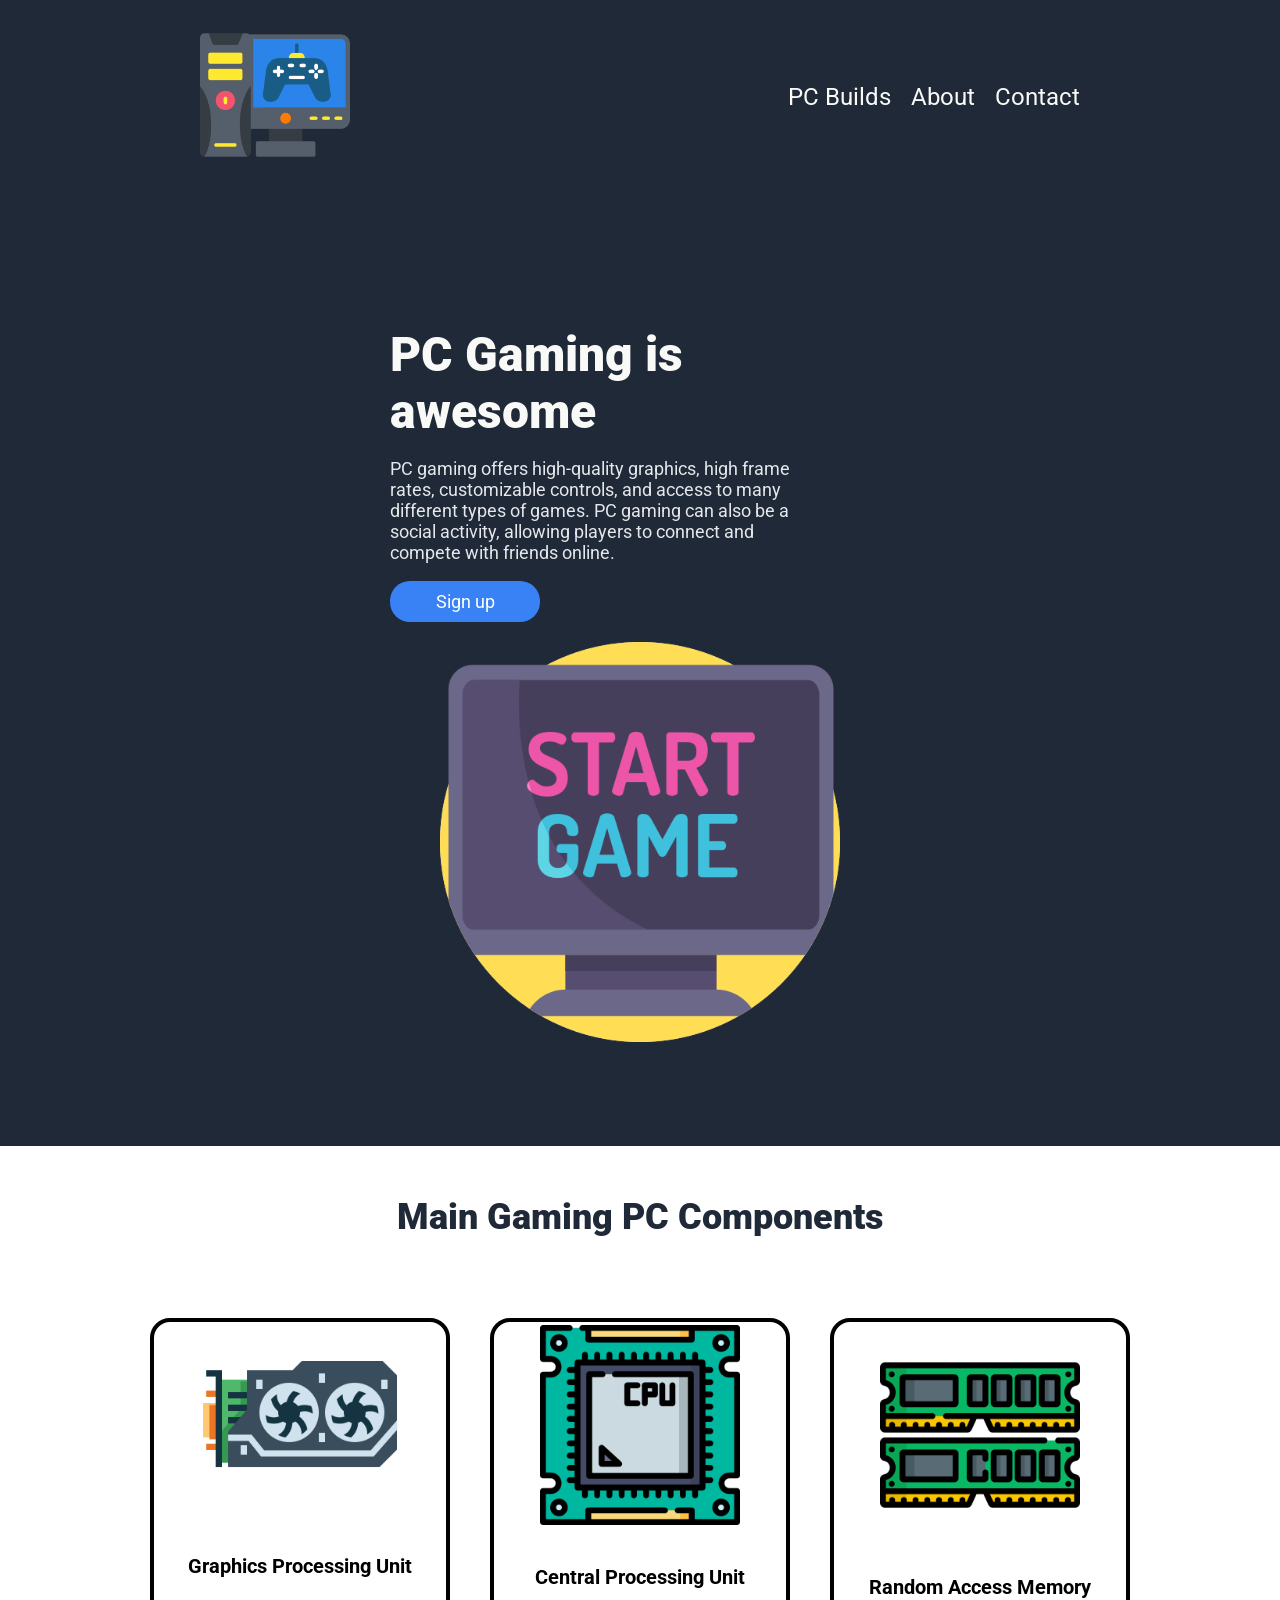
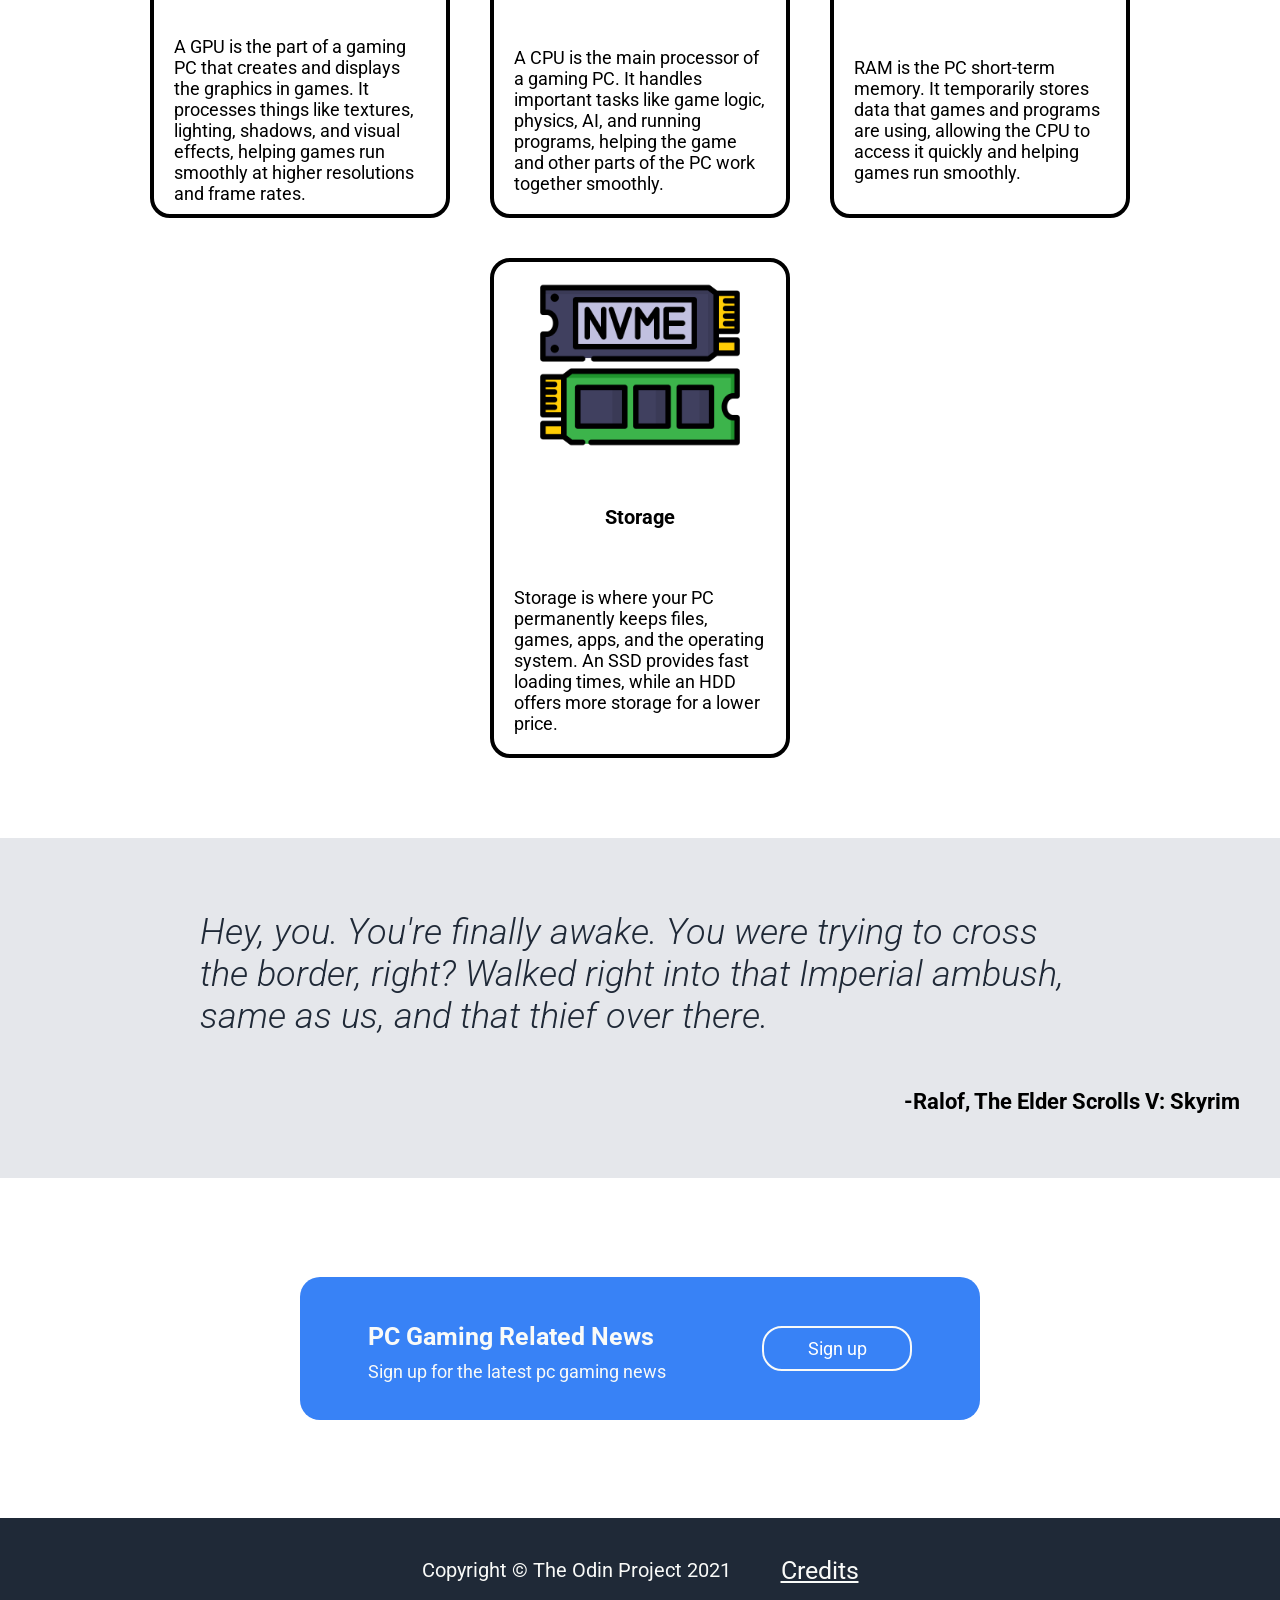
<file: index.html>
<!doctype html>
<html lang="en">
  <head>
    <meta charset="UTF-8" />
    <meta name="viewport" content="width=device-width, initial-scale=1.0" />
    <link rel="stylesheet" href="./css/styles.css" />
    <link rel="preconnect" href="https://fonts.googleapis.com" />
    <link rel="preconnect" href="https://fonts.gstatic.com" crossorigin />
    <link
      href="https://fonts.googleapis.com/css2?family=Roboto:ital,wght@0,100..900;1,100..900&display=swap"
      rel="stylesheet"
    />
    <title>Gaming PCs</title>
  </head>
  <body>
    <div class="container">
      <div class="header">
        <div class="header-logo">
          <img
            src="./img/logo.png"
            alt="image of a gaming pc next to a gaming monitor"
          />
        </div>
        <div class="header-link">
          <a href="/">PC Builds</a>
          <a href="/">About</a>
          <a href="/">Contact</a>
        </div>
      </div>
      <div class="hero">
        <div class="hero-left">
          <h1>PC Gaming is awesome</h1>
          <p>
            PC gaming offers high-quality graphics, high frame rates,
            customizable controls, and access to many different types of games.
            PC gaming can also be a social activity, allowing players to connect
            and compete with friends online.
          </p>
          <button>Sign up</button>
        </div>
        <div class="hero-right">
          <img
            src="./img/computer-game.png"
            alt="image of a gaming monitor with a text start game, with a yellow background"
          />
        </div>
      </div>
      <div class="info">
        <h2>Main Gaming PC Components</h2>
        <div class="info-card">
          <div class="card">
            <img
              src="./img/gpu.png"
              alt="image of a graphics processing unit"
            />
            <h3>Graphics Processing Unit</h3>
            <p>
              A GPU is the part of a gaming PC that creates and displays the
              graphics in games. It processes things like textures, lighting,
              shadows, and visual effects, helping games run smoothly at higher
              resolutions and frame rates.
            </p>
          </div>
          <div class="card">
            <img src="./img/cpu.png" alt="image of a central processing unit" />
            <h3>Central Processing Unit</h3>
            <p>
              A CPU is the main processor of a gaming PC. It handles important
              tasks like game logic, physics, AI, and running programs, helping
              the game and other parts of the PC work together smoothly.
            </p>
          </div>
          <div class="card">
            <img
              src="./img/ram-memory.png"
              alt="image of a random access memory"
            />
            <h3>Random Access Memory</h3>
            <p>
              RAM is the PC short-term memory. It temporarily stores data that
              games and programs are using, allowing the CPU to access it
              quickly and helping games run smoothly.
            </p>
          </div>
          <div class="card">
            <img src="./img/ssd.png" alt="image of an ssd" />
            <h3>Storage</h3>
            <p>
              Storage is where your PC permanently keeps files, games, apps, and
              the operating system. An SSD provides fast loading times, while an
              HDD offers more storage for a lower price.
            </p>
          </div>
        </div>
      </div>
      <div class="quote">
        <h2>
          Hey, you. You're finally awake. You were trying to cross the border,
          right? Walked right into that Imperial ambush, same as us, and that
          thief over there.
        </h2>
        <div class="quote-name">
          <p>-Ralof, The Elder Scrolls V: Skyrim</p>
        </div>
      </div>
      <div class="sign">
        <div class="sign-container">
          <div class="sign-left">
            <h3>PC Gaming Related News</h3>
            <p>Sign up for the latest pc gaming news</p>
          </div>
          <div class="sign-right">
            <button>Sign up</button>
          </div>
        </div>
      </div>
      <div class="footer">
        <p>Copyright © The Odin Project 2021</p>
        <div class="credits">
          <a href="./credits.html">Credits</a>
        </div>
      </div>
    </div>
  </body>
</html>
</file>
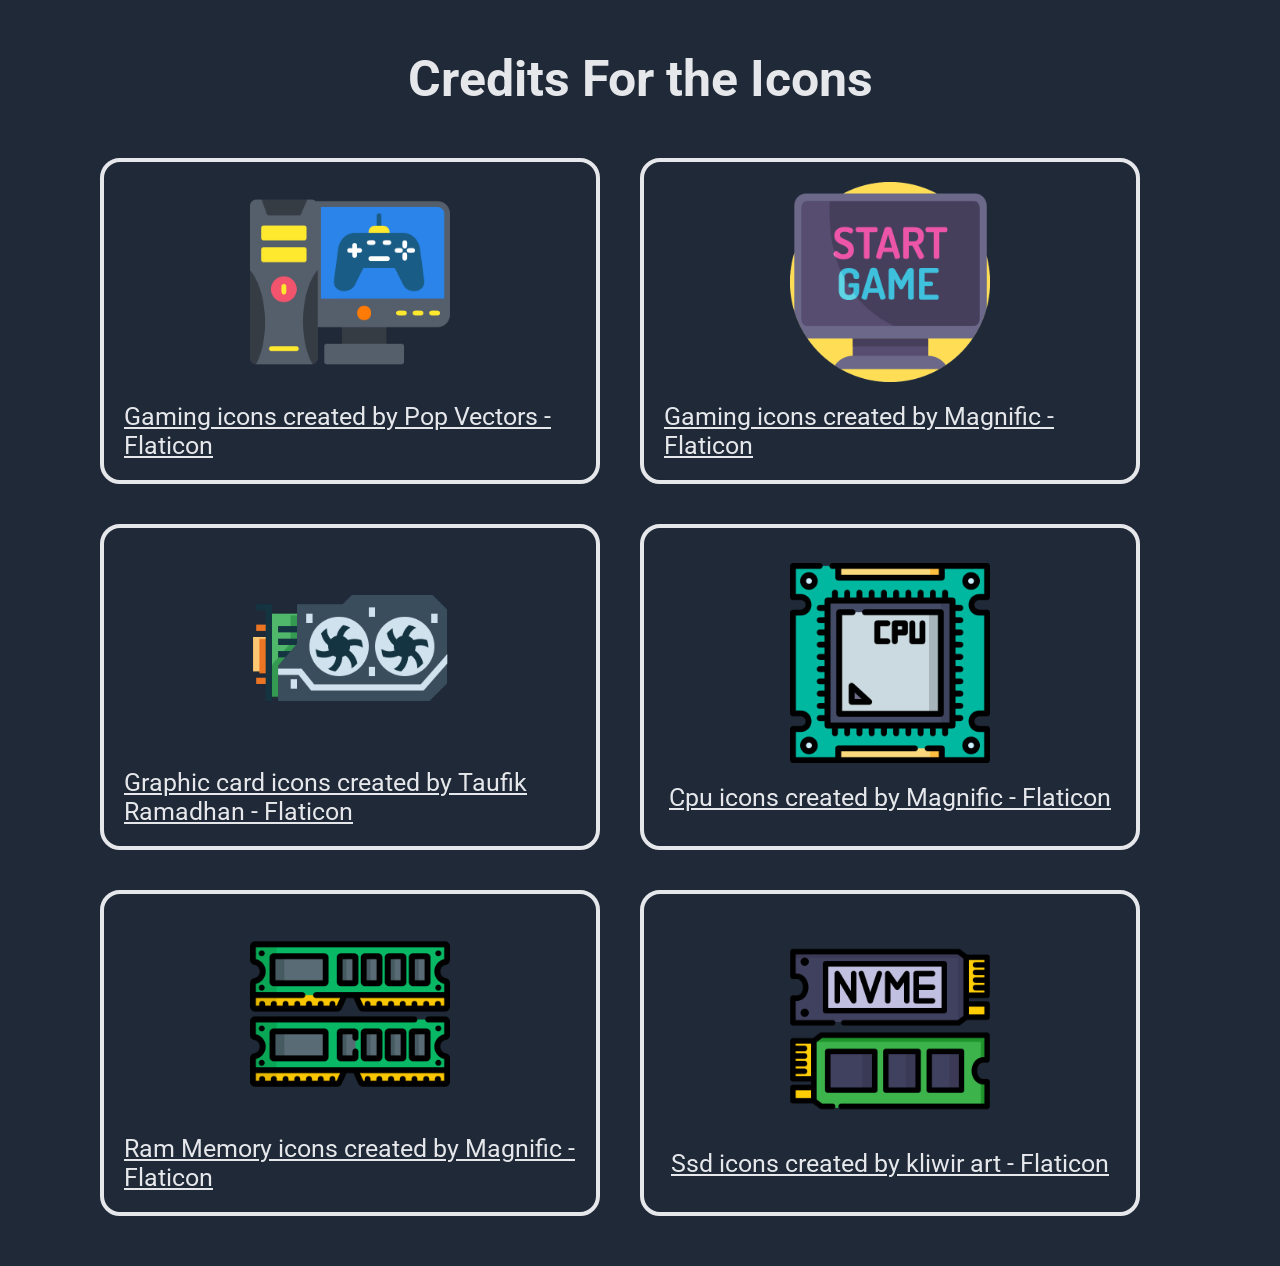
<file: credits.html>
<!doctype html>
<html lang="en">
  <head>
    <meta charset="UTF-8" />
    <meta name="viewport" content="width=device-width, initial-scale=1.0" />
    <link rel="stylesheet" href="./css/credits.css" />
    <link rel="preconnect" href="https://fonts.googleapis.com" />
    <link rel="preconnect" href="https://fonts.gstatic.com" crossorigin />
    <link
      href="https://fonts.googleapis.com/css2?family=Roboto:ital,wght@0,100..900;1,100..900&display=swap"
      rel="stylesheet"
    />
    <title>Credits</title>
  </head>
  <body>
    <div class="container">
      <h1>Credits For the Icons</h1>
      <div class="card-container">
        <div class="card">
          <img
            src="./img/logo.png"
            alt="image of a gaming pc next to a gaming monitor"
          />
          <a
            href="https://www.flaticon.com/free-icons/gaming"
            title="gaming icons"
            target="_blank"
            rel="noopener noreferrer"
            >Gaming icons created by Pop Vectors - Flaticon</a
          >
        </div>
        <div class="card">
          <img
            src="./img/computer-game.png"
            alt="mage of a gaming monitor with a text start game, with a yellow background"
          />
          <a
            href="https://www.flaticon.com/free-icons/gaming"
            title="gaming icons"
            target="_blank"
            rel="noopener noreferrer"
            >Gaming icons created by Magnific - Flaticon</a
          >
        </div>
        <div class="card">
          <img src="./img/gpu.png" alt="image of a graphics processing unit" />
          <a
            href="https://www.flaticon.com/free-icons/graphic-card"
            title="graphic card icons"
            target="_blank"
            rel="noopener noreferrer"
            >Graphic card icons created by Taufik Ramadhan - Flaticon</a
          >
        </div>
        <div class="card">
          <img src="./img/cpu.png" alt="image of a central processing unit" />
          <a
            href="https://www.flaticon.com/free-icons/cpu"
            title="cpu icons"
            target="_blank"
            rel="noopener noreferrer"
            >Cpu icons created by Magnific - Flaticon</a
          >
        </div>
        <div class="card">
          <img
            src="./img/ram-memory.png"
            alt="image of a random access memory"
          />
          <a
            href="https://www.flaticon.com/free-icons/ram-memory"
            title="Ram Memory icons"
            target="_blank"
            rel="noopener noreferrer"
            >Ram Memory icons created by Magnific - Flaticon</a
          >
        </div>
        <div class="card">
          <img src="./img/ssd.png" alt="image of an ssd" />
          <a
            href="https://www.flaticon.com/free-icons/ssd"
            title="ssd icons"
            target="_blank"
            rel="noopener noreferrer"
            >Ssd icons created by kliwir art - Flaticon</a
          >
        </div>
      </div>
    </div>
  </body>
</html>
</file>
<file: css/styles.css>
* {
  font-family: "Roboto", sans-serif;
}

body {
  margin: 0;
  padding: 0;
  background-color: #ffffff;
}

.container {
  display: flex;
  flex-direction: column;
}

.header {
  background-color: #1f2937;
  display: flex;
  padding: 20px 200px;
  flex-wrap: wrap;
}

.header-logo img {
  width: 150px;
}

.header-link {
  display: flex;
  margin-left: auto;
  gap: 20px;
  align-items: center;
}

.header-link a {
  font-size: 24px;
  text-decoration: none;
  color: #f9faf8;
}

.hero {
  display: flex;
  padding: 100px 200px;
  background-color: #1f2937;
  align-items: center;
  justify-content: center;
  gap: 20px;
  flex-wrap: wrap;
}

.hero-left {
  display: flex;
  flex-direction: column;
  margin-right: 100px;
  flex-basis: 400px;
}

.hero h1 {
  font-size: 48px;
  color: #f9faf8;
  font-weight: 900;
  margin-bottom: 0px;
}

.hero p {
  font-size: 18px;
  color: #e5e7eb;
}

.hero button {
  width: 150px;
  font-size: 18px;
}

.hero img {
  width: 400px;
  height: auto;
}

button {
  background-color: #3882f6;
  border: none;
  padding: 10px 20px;
  border-radius: 20px;
  color: white;
}

.info h2 {
  text-align: center;
  font-size: 36px;
  color: #1f2937;
  font-weight: 900;
  margin: 50px 0px;
}

.info-card {
  display: flex;
  gap: 40px;
  padding: 30px 100px;
  flex-wrap: wrap;
  justify-content: center;
  align-items: center;
  margin-bottom: 50px;
}

.card img {
  width: 200px;
  height: auto;
}

.card {
  display: flex;
  box-sizing: border-box;
  flex-direction: column;
  gap: 20px;
  border: 4px solid black;
  border-radius: 20px;
  padding: 20px;
  align-items: center;
  justify-content: center;
  width: 300px;
  height: 500px;
}

.card p {
  font-size: 18px;
}

.card h3 {
  font-size: 20px;
}

.quote {
  background-color: #e5e7eb;
  padding: 20px 200px;
  display: flex;
  flex-direction: column;
  justify-content: center;
  align-items: center;
  height: 300px;
}

.quote h2 {
  font-size: 36px;
  color: #1f2937;
  font-weight: 300;
  font-style: italic;
  max-width: 1200px;
}

.quote-name {
  display: flex;
  justify-content: flex-end;
  width: 1200px;
}

.quote p {
  font-size: 22px;
  font-weight: bold;
}

.sign {
  padding: 20px 100px;
  height: 300px;
  display: flex;
  justify-content: center;
  align-items: center;
}

.sign-container {
  background-color: #3882f6;
  width: 1500px;
  border-radius: 20px;
  padding: 20px;
  margin: 50px 200px 50px 200px;
  display: flex;
  box-sizing: border-box;
  justify-content: space-around;
  align-items: center;
}

.sign-left {
  display: flex;
  flex-direction: column;
  color: #f9faf8;
  gap: 10px;
}

.sign-left h3 {
  font-size: 25px;
  margin-bottom: 0px;
}

.sign-left p {
  font-size: 18px;
  margin-top: 0px;
}

.sign-right button {
  border: 2px solid #f9faf8;
  width: 150px;
  font-size: 18px;
}

.footer {
  display: flex;
  background-color: #1f2937;
  justify-content: center;
  align-items: center;
  padding: 20px;
  gap: 50px;
}

.footer p {
  color: #f9faf8;
  font-size: 20px;
}

.credits a {
  color: #f9faf8;
  font-size: 25px;
}
</file>
<file: css/credits.css>
* {
  box-sizing: border-box;
  margin: 0;
  padding: 0;
  font-family: "Roboto", sans-serif;
}
body {
  background-color: #1f2937;
}

.card-container {
  display: flex;
  gap: 40px;
  flex-wrap: wrap;
  margin: 50px 100px;
}

.container h1 {
  font-size: 50px;
  color: #e5e7eb;
  text-align: center;
  margin: 50px 0px;
}

.card img {
  width: 200px;
}

.card {
  border: 4px solid #e5e7eb;
  border-radius: 20px;
  width: 500px;
  padding: 20px;
  gap: 20px;
  display: flex;
  flex-direction: column;
  justify-content: center;
  align-items: center;
}

.card a {
  color: #e5e7eb;
  font-size: 25px;
}
</file>
